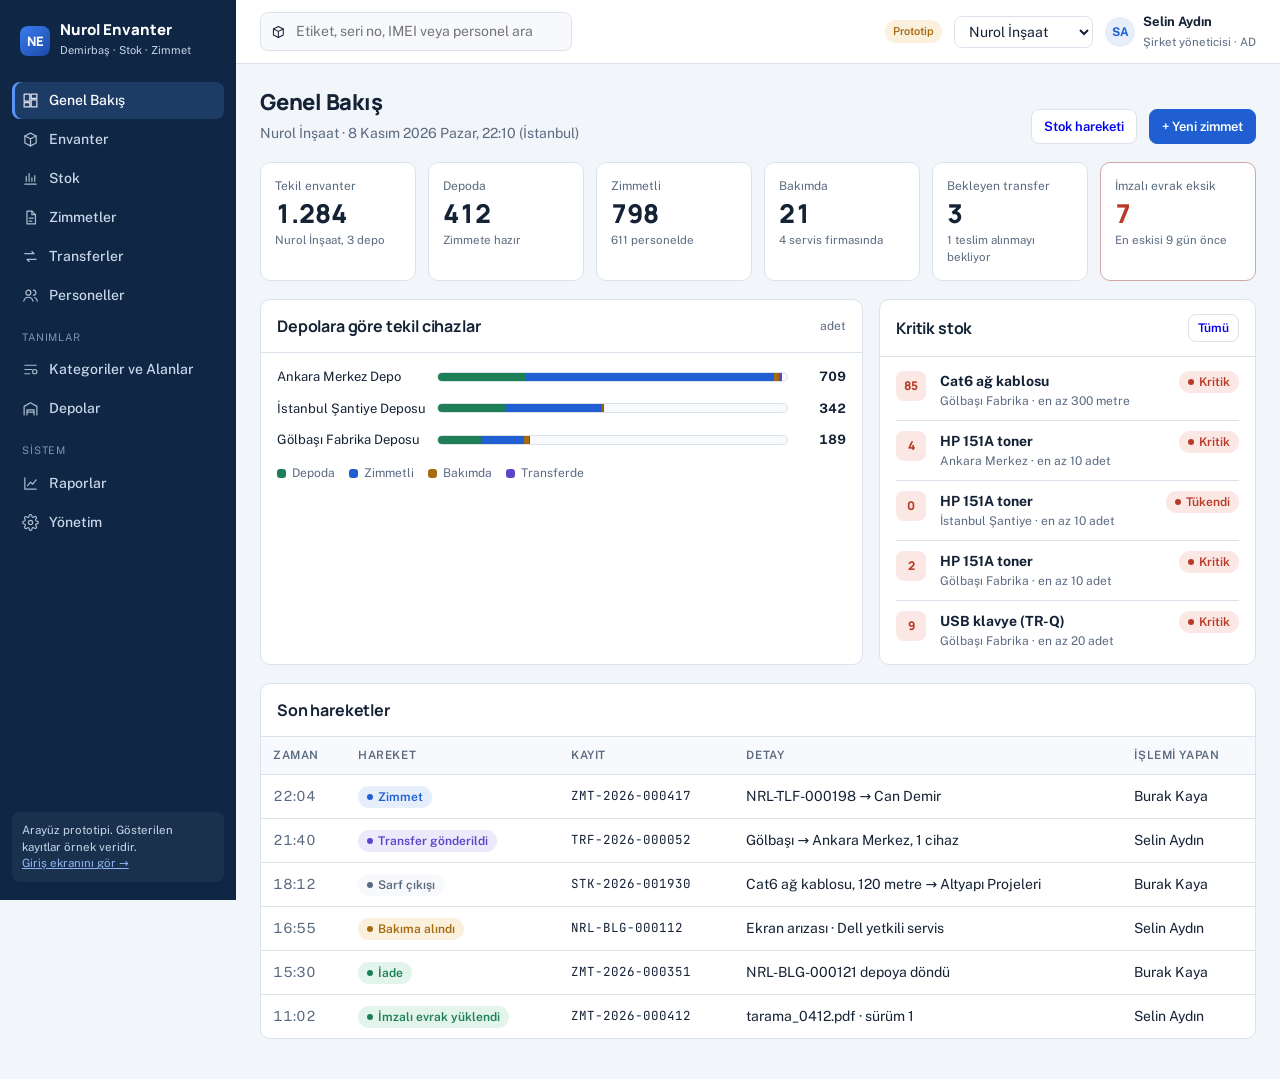
<file: nurol-envanter/docs/prototip/index.html>
<!doctype html>
<html lang="tr">
<head>
<meta charset="utf-8">
<meta name="viewport" content="width=device-width, initial-scale=1, viewport-fit=cover">
<title>Nurol Envanter</title>
<link rel="preconnect" href="https://fonts.googleapis.com">
<link rel="stylesheet" href="https://fonts.googleapis.com/css2?family=Manrope:wght@600;700;800&family=Public+Sans:wght@400;500;600&family=JetBrains+Mono:wght@400;500&display=swap">
<style>
/* Yerleşim: lacivert sabit yan menü + açık zeminli çalışma alanı; kartlar yalnızca gruplama gereken yerde. */
:root {
  --bg: #f2f5f9; --surface: #ffffff; --surface-2: #f7f9fc; --line: #dbe2ec;
  --fg: #142235; --muted: #5a6a80; --accent: #1f5fd1; --accent-soft: #e6eefc;
  --nav: #0f2744; --nav-fg: #c9d6e8; --nav-active: #1c3c66;
  --ok: #1d7f55; --ok-soft: #e3f4ec; --warn: #a76b12; --warn-soft: #fbf0dc;
  --crit: #b83a28; --crit-soft: #fbe7e3; --move: #5b46c9; --move-soft: #ece9fb;
  --font-display: "Manrope", "Segoe UI", system-ui, sans-serif;
  --font-body: "Public Sans", "Segoe UI", system-ui, sans-serif;
  --font-mono: "JetBrains Mono", ui-monospace, "Cascadia Mono", Consolas, monospace;
  --r: 10px; color-scheme: light;
}
@media (prefers-color-scheme: dark) { :root:not([data-theme="light"]) {
  --bg: #0c141f; --surface: #131e2d; --surface-2: #182536; --line: #24344b;
  --fg: #e3e9f2; --muted: #8fa0b7; --accent: #6c9cf3; --accent-soft: #1a2c4a;
  --nav: #08101a; --nav-fg: #a9b8cc; --nav-active: #18294160;
  --ok: #4cc28c; --ok-soft: #12302a; --warn: #e0a64a; --warn-soft: #33270f;
  --crit: #ef7a66; --crit-soft: #3a1a16; --move: #a594f5; --move-soft: #261f47; color-scheme: dark; } }
:root[data-theme="dark"] {
  --bg: #0c141f; --surface: #131e2d; --surface-2: #182536; --line: #24344b;
  --fg: #e3e9f2; --muted: #8fa0b7; --accent: #6c9cf3; --accent-soft: #1a2c4a;
  --nav: #08101a; --nav-fg: #a9b8cc; --nav-active: #18294160;
  --ok: #4cc28c; --ok-soft: #12302a; --warn: #e0a64a; --warn-soft: #33270f;
  --crit: #ef7a66; --crit-soft: #3a1a16; --move: #a594f5; --move-soft: #261f47; color-scheme: dark; }

* { box-sizing: border-box; }
html, body { height: 100%; }
body { margin: 0; background: var(--bg); color: var(--fg); font: 14px/1.5 var(--font-body); }
h1, h2, h3 { font-family: var(--font-display); margin: 0; text-wrap: balance; letter-spacing: -0.01em; }
h1 { font-size: 22px; font-weight: 800; }
h2 { font-size: 16px; font-weight: 700; }
h3 { font-size: 13px; font-weight: 700; }
button, input, select { font: inherit; color: inherit; }
:focus-visible { outline: 2px solid var(--accent); outline-offset: 2px; }
.mono { font-family: var(--font-mono); font-size: 12.5px; }
.muted { color: var(--muted); }
.num { font-variant-numeric: tabular-nums; }

.app { display: grid; grid-template-columns: 236px 1fr; min-height: 100%; }
.side { background: var(--nav); color: var(--nav-fg); padding: 18px 12px; display: flex; flex-direction: column; gap: 18px; position: sticky; top: 0; height: 100vh; }
.brand { display: flex; align-items: center; gap: 10px; padding: 4px 8px; color: #fff; }
.brand-mark { width: 30px; height: 30px; border-radius: 8px; background: linear-gradient(140deg, #3b7cf0, #1a4aa8); display: grid; place-items: center; font: 800 13px var(--font-display); color: #fff; }
.brand b { font: 800 15px var(--font-display); display: block; line-height: 1.1; }
.brand small { font-size: 11px; color: var(--nav-fg); }
.nav { display: flex; flex-direction: column; gap: 2px; }
.nav a { display: flex; align-items: center; gap: 10px; padding: 8px 10px; border-radius: 8px; color: var(--nav-fg); text-decoration: none; font-weight: 500; }
.nav a:hover { background: #ffffff10; color: #fff; }
.nav a.on { background: var(--nav-active); color: #fff; box-shadow: inset 3px 0 0 #5b93f5; }
.nav svg { width: 17px; height: 17px; flex: none; opacity: .85; }
.nav .sep { font-size: 10.5px; text-transform: uppercase; letter-spacing: .08em; padding: 14px 10px 4px; color: #7f93ad; }
.side-foot { margin-top: auto; font-size: 11.5px; padding: 10px; border-radius: 8px; background: #ffffff0c; line-height: 1.45; }

.main { min-width: 0; display: flex; flex-direction: column; }
.top { display: flex; align-items: center; gap: 12px; padding: 12px max(24px, env(safe-area-inset-right, 0px)) 12px max(24px, env(safe-area-inset-left, 0px)); border-bottom: 1px solid var(--line); background: var(--surface); position: sticky; top: 0; z-index: 5; }
.search { flex: 1; max-width: 460px; display: flex; align-items: center; gap: 8px; background: var(--surface-2); border: 1px solid var(--line); border-radius: 8px; padding: 7px 10px; }
.search input { border: 0; background: none; outline: none; width: 100%; }
.top .sp { flex: 1; }
.chip-select { border: 1px solid var(--line); background: var(--surface); border-radius: 8px; padding: 6px 10px; }
.user { display: flex; align-items: center; gap: 8px; font-size: 13px; }
.avatar { width: 30px; height: 30px; border-radius: 50%; background: var(--accent-soft); color: var(--accent); display: grid; place-items: center; font-weight: 700; font-size: 12px; }
.proto { font-size: 11px; font-weight: 600; color: var(--warn); background: var(--warn-soft); padding: 3px 8px; border-radius: 99px; white-space: nowrap; }

.view { padding: 22px max(24px, env(safe-area-inset-right, 0px)) 40px max(24px, env(safe-area-inset-left, 0px)); display: flex; flex-direction: column; gap: 18px; }
.head { display: flex; align-items: flex-end; gap: 12px; flex-wrap: wrap; }
.head .t { flex: 1; min-width: 220px; }
.head p { margin: 4px 0 0; color: var(--muted); }
.crumb { font-size: 12px; color: var(--muted); margin-bottom: 4px; }
.crumb a { color: var(--accent); text-decoration: none; }

.btn { text-decoration: none; display: inline-flex; align-items: center; gap: 6px; border: 1px solid var(--line); background: var(--surface); padding: 7px 12px; border-radius: 8px; cursor: pointer; font-weight: 600; font-size: 13px; white-space: nowrap; }
.btn:hover { border-color: var(--accent); }
.btn.pri { background: var(--accent); border-color: var(--accent); color: #fff; }
.btn.pri:hover { filter: brightness(1.08); }
.btn.sm { padding: 4px 9px; font-size: 12px; }

.card { background: var(--surface); border: 1px solid var(--line); border-radius: var(--r); }
.card > .ch { display: flex; align-items: center; gap: 10px; padding: 14px 16px; border-bottom: 1px solid var(--line); }
.card > .ch h2 { flex: 1; }
.card > .cb { padding: 14px 16px; }
.grid { display: grid; gap: 16px; }
.g2 { grid-template-columns: minmax(0, 1.6fr) minmax(0, 1fr); }
.g2e { grid-template-columns: repeat(2, minmax(0, 1fr)); }

.kpis { display: grid; grid-template-columns: repeat(6, minmax(0, 1fr)); gap: 12px; }
.kpi { background: var(--surface); border: 1px solid var(--line); border-radius: var(--r); padding: 14px; display: flex; flex-direction: column; gap: 4px; text-decoration: none; color: inherit; }
.kpi:hover { border-color: var(--accent); }
.kpi .l { font-size: 12px; color: var(--muted); }
.kpi .v { font: 800 26px/1.1 var(--font-display); font-variant-numeric: tabular-nums; }
.kpi .s { font-size: 11.5px; color: var(--muted); }
.kpi.alert .v { color: var(--crit); }
.kpi.alert { border-color: color-mix(in srgb, var(--crit) 35%, var(--line)); }

.pill { display: inline-flex; align-items: center; gap: 5px; padding: 2px 9px; border-radius: 99px; font-size: 12px; font-weight: 600; white-space: nowrap; }
.pill::before { content: ""; width: 6px; height: 6px; border-radius: 50%; background: currentColor; }
.p-depoda { color: var(--ok); background: var(--ok-soft); }
.p-zimmetli { color: var(--accent); background: var(--accent-soft); }
.p-transferde { color: var(--move); background: var(--move-soft); }
.p-bakimda { color: var(--warn); background: var(--warn-soft); }
.p-disi { color: var(--muted); background: var(--surface-2); }
.p-crit { color: var(--crit); background: var(--crit-soft); }
.tag { display: inline-block; font-size: 11px; font-weight: 600; padding: 1px 7px; border-radius: 5px; background: var(--surface-2); border: 1px solid var(--line); color: var(--muted); }
.tag.ad { color: var(--accent); border-color: color-mix(in srgb, var(--accent) 35%, var(--line)); background: var(--accent-soft); }
.tag.custom { color: var(--move); border-color: color-mix(in srgb, var(--move) 30%, var(--line)); background: var(--move-soft); }

.tw { overflow-x: auto; }
table { width: 100%; border-collapse: collapse; }
th { text-align: left; font-size: 11.5px; font-weight: 600; text-transform: uppercase; letter-spacing: .05em; color: var(--muted); padding: 10px 12px; border-bottom: 1px solid var(--line); background: var(--surface-2); white-space: nowrap; }
td { padding: 10px 12px; border-bottom: 1px solid var(--line); vertical-align: middle; }
tr:last-child td { border-bottom: 0; }
tr.click { cursor: pointer; }
tr.click:hover td { background: var(--surface-2); }
tr.sel td { background: var(--accent-soft); }
td .sub { display: block; font-size: 12px; color: var(--muted); }

.toolbar { display: flex; gap: 8px; flex-wrap: wrap; align-items: center; padding: 12px 16px; border-bottom: 1px solid var(--line); }
.toolbar .search { max-width: 280px; }
.seg { display: inline-flex; border: 1px solid var(--line); border-radius: 8px; overflow: hidden; }
.seg button { border: 0; background: var(--surface); padding: 6px 11px; cursor: pointer; font-size: 12.5px; font-weight: 500; border-right: 1px solid var(--line); }
.seg button:last-child { border-right: 0; }
.seg button.on { background: var(--accent-soft); color: var(--accent); font-weight: 700; }
.views { display: flex; gap: 4px; padding: 0 16px; border-bottom: 1px solid var(--line); overflow-x: auto; }
.views button { border: 0; background: none; padding: 11px 10px; cursor: pointer; font-weight: 600; font-size: 13px; color: var(--muted); border-bottom: 2px solid transparent; white-space: nowrap; }
.views button.on { color: var(--fg); border-bottom-color: var(--accent); }
.pop-wrap { position: relative; }
.pop { position: absolute; right: 0; top: calc(100% + 6px); width: 260px; background: var(--surface); border: 1px solid var(--line); border-radius: var(--r); box-shadow: 0 12px 32px #0f274426; padding: 10px; z-index: 10; }
.pop h3 { padding: 2px 4px 8px; }
.pop label { display: flex; align-items: center; gap: 8px; padding: 6px 4px; border-radius: 6px; cursor: grab; }
.pop label:hover { background: var(--surface-2); }
.pop .grip { color: var(--muted); font-size: 11px; margin-left: auto; letter-spacing: -2px; }
.pop .foot { display: flex; gap: 6px; padding-top: 8px; border-top: 1px solid var(--line); margin-top: 6px; }

.bars { display: flex; flex-direction: column; gap: 12px; }
.bar-row { display: grid; grid-template-columns: 150px 1fr 48px; gap: 10px; align-items: center; font-size: 13px; }
.bar { height: 10px; border-radius: 99px; background: var(--surface-2); display: flex; overflow: hidden; border: 1px solid var(--line); }
.bar i { display: block; height: 100%; }
.legend { display: flex; gap: 14px; flex-wrap: wrap; font-size: 12px; color: var(--muted); }
.legend span::before { content: ""; display: inline-block; width: 9px; height: 9px; border-radius: 3px; margin-right: 6px; background: var(--c); vertical-align: -1px; }

.feed { display: flex; flex-direction: column; }
.feed li { list-style: none; display: grid; grid-template-columns: 34px 1fr auto; gap: 10px; padding: 10px 0; border-bottom: 1px solid var(--line); align-items: start; }
.feed li:last-child { border-bottom: 0; }
.feed ul { margin: 0; padding: 0; }
.ico { width: 30px; height: 30px; border-radius: 8px; display: grid; place-items: center; font-weight: 800; font-size: 12px; font-family: var(--font-display); }
.time { font-size: 12px; color: var(--muted); white-space: nowrap; }

.kv { display: grid; grid-template-columns: 150px 1fr; gap: 8px 14px; font-size: 13.5px; }
.kv dt { color: var(--muted); }
.kv dd { margin: 0; min-width: 0; overflow-wrap: anywhere; }
.group-title { display: flex; align-items: center; gap: 8px; margin: 16px 0 10px; font: 700 12px var(--font-display); text-transform: uppercase; letter-spacing: .06em; color: var(--muted); }
.group-title::after { content: ""; flex: 1; height: 1px; background: var(--line); }

.timeline { list-style: none; margin: 0; padding: 0 0 0 4px; }
.timeline li { position: relative; padding: 0 0 16px 22px; border-left: 2px solid var(--line); }
.timeline li:last-child { border-left-color: transparent; padding-bottom: 0; }
.timeline li::before { content: ""; position: absolute; left: -7px; top: 3px; width: 12px; height: 12px; border-radius: 50%; background: var(--surface); border: 2px solid var(--c, var(--accent)); }
.timeline b { display: block; font-weight: 600; }

.doc-row { display: flex; align-items: center; gap: 10px; padding: 10px 0; border-bottom: 1px solid var(--line); }
.doc-row:last-child { border-bottom: 0; }
.doc-ic { width: 32px; height: 38px; border-radius: 5px; border: 1px solid var(--line); background: var(--surface-2); display: grid; place-items: center; font: 700 9px var(--font-mono); color: var(--crit); flex: none; }
.doc-row .grow { flex: 1; min-width: 0; }

.steps { display: flex; align-items: center; gap: 0; font-size: 12px; }
.steps span { display: flex; align-items: center; gap: 6px; color: var(--muted); white-space: nowrap; }
.steps span::before { content: ""; width: 10px; height: 10px; border-radius: 50%; border: 2px solid var(--line); background: var(--surface); }
.steps span.done { color: var(--fg); }
.steps span.done::before { background: var(--ok); border-color: var(--ok); }
.steps span.now { color: var(--move); font-weight: 700; }
.steps span.now::before { background: var(--move); border-color: var(--move); box-shadow: 0 0 0 3px var(--move-soft); }
.steps i { width: 26px; height: 2px; background: var(--line); margin: 0 6px; }

.field-list { display: flex; flex-direction: column; }
.fl-row { display: grid; grid-template-columns: 22px minmax(0, 1.3fr) 110px minmax(0, 1.5fr) 92px; gap: 12px; align-items: center; padding: 11px 16px; border-bottom: 1px solid var(--line); }
.fl-row.h { font-size: 11.5px; text-transform: uppercase; letter-spacing: .05em; color: var(--muted); font-weight: 600; background: var(--surface-2); padding-block: 8px; }
.fl-row.arch { opacity: .6; }
.fl-row .grip { color: var(--muted); cursor: grab; letter-spacing: -2px; }
.rules { display: flex; gap: 5px; flex-wrap: wrap; }
.cat-list { display: flex; flex-direction: column; padding: 6px; }
.cat-list button { display: flex; justify-content: space-between; align-items: center; border: 0; background: none; text-align: left; padding: 9px 10px; border-radius: 8px; cursor: pointer; }
.cat-list button:hover { background: var(--surface-2); }
.cat-list button.on { background: var(--accent-soft); color: var(--accent); font-weight: 700; }

.a4-wrap { background: var(--surface-2); border-radius: var(--r); padding: 18px; overflow-x: auto; }
.a4 { width: 100%; max-width: 560px; min-width: 480px; margin: 0 auto; aspect-ratio: 210 / 297; background: #fff; color: #18202b; box-shadow: 0 6px 24px #0f274422; padding: 36px 40px; font-size: 10.5px; line-height: 1.45; display: flex; flex-direction: column; gap: 14px; }
.a4 .dh { display: flex; justify-content: space-between; align-items: flex-start; border-bottom: 2px solid #1f3d66; padding-bottom: 10px; }
.a4 .dh b { font: 800 15px var(--font-display); color: #1f3d66; display: block; }
.a4 table th { background: #eef2f8; color: #3b4a5e; font-size: 8.5px; padding: 5px 6px; border: 1px solid #cdd6e3; }
.a4 table td { padding: 5px 6px; border: 1px solid #cdd6e3; font-size: 9.5px; }
.a4 .meta { display: grid; grid-template-columns: 1fr 1fr; gap: 4px 20px; }
.a4 .meta span { color: #5b6879; }
.a4 .sig { margin-top: auto; display: grid; grid-template-columns: 1fr 1fr; gap: 30px; }
.a4 .sig div { border-top: 1px solid #18202b; padding-top: 5px; text-align: center; }
.a4 .stmt { color: #333d4a; }
.a4 .ft { display: flex; justify-content: space-between; color: #7a8696; font-size: 8.5px; border-top: 1px solid #dde3ec; padding-top: 6px; }

.drop { border: 2px dashed var(--line); border-radius: var(--r); padding: 18px; text-align: center; color: var(--muted); display: block; cursor: pointer; }
.drop:hover { border-color: var(--accent); color: var(--accent); }
.drop input { display: none; }

.form { display: grid; gap: 12px; }
.form label { display: flex; flex-direction: column; gap: 5px; font-size: 12.5px; font-weight: 600; }
.form input, .form select { border: 1px solid var(--line); border-radius: 8px; padding: 8px 10px; background: var(--surface); font-weight: 400; font-size: 14px; }
.form .err input { border-color: var(--crit); }
.err-msg { color: var(--crit); font-size: 12.5px; font-weight: 500; }
.note { font-size: 12.5px; padding: 10px 12px; border-radius: 8px; background: var(--surface-2); border: 1px solid var(--line); color: var(--muted); }
.note.warn { background: var(--warn-soft); border-color: color-mix(in srgb, var(--warn) 30%, var(--line)); color: var(--fg); }

.tree { display: grid; grid-template-columns: repeat(3, minmax(0, 1fr)); gap: 16px; }
.wh { padding: 14px 16px; display: flex; flex-direction: column; gap: 10px; }
.wh ul { margin: 0; padding: 0; list-style: none; display: flex; flex-direction: column; gap: 4px; font-size: 13px; }
.wh li { display: flex; justify-content: space-between; padding: 5px 8px; border-radius: 6px; background: var(--surface-2); }
.stat-line { display: flex; gap: 14px; font-size: 12.5px; color: var(--muted); flex-wrap: wrap; }
.stat-line b { color: var(--fg); font-variant-numeric: tabular-nums; }

.stock-meter { width: 120px; height: 6px; border-radius: 99px; background: var(--surface-2); border: 1px solid var(--line); overflow: hidden; }
.stock-meter i { display: block; height: 100%; }

.login { min-height: 100%; display: grid; grid-template-columns: 1.1fr 1fr; }
.login-art { background: var(--nav); color: #fff; padding: 48px; display: flex; flex-direction: column; justify-content: space-between; position: relative; overflow: hidden; }
.login-art h1 { font-size: 34px; line-height: 1.15; max-width: 14ch; color: #fff; }
.login-art p { color: var(--nav-fg); max-width: 42ch; }
.login-grid { position: absolute; inset: auto -40px -40px auto; width: 360px; height: 360px; background-image: linear-gradient(#ffffff12 1px, transparent 1px), linear-gradient(90deg, #ffffff12 1px, transparent 1px); background-size: 28px 28px; transform: rotate(-8deg); }
.login-form { display: grid; place-items: center; padding: 32px max(16px, env(safe-area-inset-right, 0px)) 32px max(16px, env(safe-area-inset-left, 0px)); }
.login-box { width: 100%; max-width: 380px; display: flex; flex-direction: column; gap: 18px; }
.login-box .seg { width: 100%; }
.login-box .seg button { flex: 1; padding: 9px; }

.toast { position: fixed; right: max(20px, env(safe-area-inset-right, 0px)); bottom: max(20px, env(safe-area-inset-bottom, 0px)); background: var(--fg); color: var(--bg); padding: 10px 14px; border-radius: 8px; font-size: 13px; font-weight: 500; z-index: 50; }

@media (max-width: 1180px) { .kpis { grid-template-columns: repeat(3, minmax(0, 1fr)); } .tree { grid-template-columns: repeat(2, minmax(0, 1fr)); } }
@media (max-width: 900px) {
  .app { grid-template-columns: 1fr; }
  .side { position: static; height: auto; flex-direction: row; align-items: center; padding: 10px max(16px, env(safe-area-inset-right, 0px)) 10px max(16px, env(safe-area-inset-left, 0px)); gap: 12px; overflow-x: auto; }
  .brand small, .side-foot, .nav .sep { display: none; }
  .nav { flex-direction: row; }
  .nav a { white-space: nowrap; }
  .nav a.on { box-shadow: inset 0 -3px 0 #5b93f5; }
  .g2, .g2e, .login { grid-template-columns: 1fr; }
  .login-art { padding: 28px 20px; }
  .fl-row { grid-template-columns: 18px minmax(0, 1fr) 90px; }
  .fl-row > :nth-child(4), .fl-row > :nth-child(5) { display: none; }
}
@media (max-width: 640px) {
  .kpis { grid-template-columns: repeat(2, minmax(0, 1fr)); }
  .tree { grid-template-columns: 1fr; }
  .top { flex-wrap: wrap; padding-inline: max(16px, env(safe-area-inset-left, 0px)) max(16px, env(safe-area-inset-right, 0px)); }
  .view { padding-inline: max(16px, env(safe-area-inset-left, 0px)) max(16px, env(safe-area-inset-right, 0px)); }
  .user span, .top .chip-select { display: none; }
  .kv { grid-template-columns: 1fr; gap: 2px; }
  .kv dd { margin-bottom: 8px; }
  .bar-row { grid-template-columns: 100px 1fr 40px; }
}
@media (prefers-reduced-motion: no-preference) { .view { animation: fade .18s ease-out; } @keyframes fade { from { opacity: .4; transform: translateY(3px); } } }
</style>
</head>
<body>
<div id="root"></div>
<script>
const ICONS = {
  genel: '<path d="M3 13h8V3H3zm10 8h8V11h-8zM3 21h8v-6H3zm10-18v6h8V3z"/>',
  envanter: '<path d="M4 7l8-4 8 4v10l-8 4-8-4z"/><path d="M4 7l8 4 8-4M12 11v10"/>',
  stok: '<path d="M4 20h16M6 16V9m4 7V5m4 11v-5m4 5V8"/>',
  kategoriler: '<path d="M4 6h16M4 12h10M4 18h7"/><circle cx="18" cy="15" r="3"/>',
  depolar: '<path d="M3 21V9l9-5 9 5v12"/><path d="M7 21v-7h10v7M7 17h10"/>',
  transferler: '<path d="M4 8h13l-3-3m6 11H7l3 3"/>',
  personeller: '<circle cx="9" cy="8" r="3.5"/><path d="M2.5 20c.8-3.6 3.3-5.5 6.5-5.5s5.7 1.9 6.5 5.5M16 4.5a3.5 3.5 0 010 7M18 14.8c2 .7 3.2 2.4 3.6 5.2"/>',
  zimmetler: '<path d="M7 3h7l5 5v13H7z"/><path d="M14 3v5h5M10 13h6M10 17h4"/>',
  raporlar: '<path d="M4 20V4m0 16h16"/><path d="M8 15l4-5 3 3 5-6"/>',
  yonetim: '<circle cx="12" cy="12" r="3"/><path d="M19.4 15a1.7 1.7 0 00.3 1.8l.1.1a2 2 0 11-2.8 2.8l-.1-.1a1.7 1.7 0 00-1.8-.3 1.7 1.7 0 00-1 1.5V21a2 2 0 11-4 0v-.1a1.7 1.7 0 00-1.1-1.5 1.7 1.7 0 00-1.8.3l-.1.1a2 2 0 11-2.8-2.8l.1-.1a1.7 1.7 0 00.3-1.8 1.7 1.7 0 00-1.5-1H3a2 2 0 110-4h.1a1.7 1.7 0 001.5-1.1 1.7 1.7 0 00-.3-1.8l-.1-.1a2 2 0 112.8-2.8l.1.1a1.7 1.7 0 001.8.3H9a1.7 1.7 0 001-1.5V3a2 2 0 114 0v.1a1.7 1.7 0 001 1.5 1.7 1.7 0 001.8-.3l.1-.1a2 2 0 112.8 2.8l-.1.1a1.7 1.7 0 00-.3 1.8V9a1.7 1.7 0 001.5 1H21a2 2 0 110 4h-.1a1.7 1.7 0 00-1.5 1z"/>'
};
const NAV = [
  ['genel', 'Genel Bakış'], ['envanter', 'Envanter'], ['stok', 'Stok'], ['zimmetler', 'Zimmetler'],
  ['transferler', 'Transferler'], ['personeller', 'Personeller'],
  ['sep', 'Tanımlar'], ['kategoriler', 'Kategoriler ve Alanlar'], ['depolar', 'Depolar'],
  ['sep', 'Sistem'], ['raporlar', 'Raporlar'], ['yonetim', 'Yönetim']
];
const STATUS = { depoda: ['Depoda', 'p-depoda'], zimmetli: ['Zimmetli', 'p-zimmetli'], transferde: ['Transferde', 'p-transferde'], bakimda: ['Bakımda', 'p-bakimda'], disi: ['Kullanım dışı', 'p-disi'] };

const ASSETS = [
  { tag: 'NRL-TLF-000214', cat: 'Cep Telefonu', brand: 'Samsung', model: 'Galaxy A55', serial: 'R58X21KQ9PL', imei: '352093114857261', imei2: '352093114857279', hat: '0532 418 27 60', ram: '', depo: 'Ankara Merkez Depo', loc: 'Raf B-04', status: 'zimmetli', person: 'Ayşe Korkmaz', doc: 'imzali', cost: '18.450,00 ₺' },
  { tag: 'NRL-BLG-000087', cat: 'Dizüstü Bilgisayar', brand: 'Lenovo', model: 'ThinkPad T14 Gen 5', serial: 'PF4K92LX', imei: '', ram: '32 GB', depo: 'Ankara Merkez Depo', loc: 'BT Odası', status: 'zimmetli', person: 'Mehmet Yıldırım', doc: 'eksik', cost: '64.900,00 ₺' },
  { tag: 'NRL-TLF-000231', cat: 'Cep Telefonu', brand: 'Apple', model: 'iPhone 15', serial: 'G6TZ81PQ0D', imei: '013847002816540', hat: '0533 902 11 45', ram: '', depo: 'İstanbul Şantiye Deposu', loc: 'Konteyner 2', status: 'depoda', person: '', doc: '', cost: '52.000,00 ₺' },
  { tag: 'NRL-BLG-000112', cat: 'Dizüstü Bilgisayar', brand: 'Dell', model: 'Latitude 5450', serial: '8KJ4N03', imei: '', ram: '16 GB', depo: 'Ankara Merkez Depo', loc: 'BT Odası', status: 'bakimda', person: '', doc: '', cost: '48.300,00 ₺' },
  { tag: 'NRL-AGC-000019', cat: 'Ağ Cihazı', brand: 'Cisco', model: 'Catalyst 1000-24T', serial: 'FOC2741Y0QS', imei: '', ram: '', depo: 'Gölbaşı Fabrika Deposu', loc: 'Sistem Odası', status: 'transferde', person: '', doc: '', cost: '31.750,00 ₺' },
  { tag: 'NRL-TLF-000198', cat: 'Cep Telefonu', brand: 'Samsung', model: 'Galaxy S24', serial: 'R5CX10MMB2E', imei: '354812290034118', hat: '0532 650 74 09', ram: '', depo: 'Ankara Merkez Depo', loc: 'Raf B-04', status: 'zimmetli', person: 'Can Demir', doc: 'eksik', cost: '41.200,00 ₺' },
  { tag: 'NRL-MNT-000056', cat: 'Monitör', brand: 'LG', model: '27BR650B', serial: '402NTPC8L113', imei: '', ram: '', depo: 'Ankara Merkez Depo', loc: 'Raf A-01', status: 'depoda', person: '', doc: '', cost: '9.800,00 ₺' },
  { tag: 'NRL-BLG-000090', cat: 'Dizüstü Bilgisayar', brand: 'Lenovo', model: 'ThinkPad T14 Gen 5', serial: 'PF4K93MB', imei: '', ram: '32 GB', depo: 'İstanbul Şantiye Deposu', loc: 'Şantiye Ofisi', status: 'zimmetli', person: 'Elif Şahin', doc: 'imzali', cost: '64.900,00 ₺' },
  { tag: 'NRL-TBL-000011', cat: 'Tablet', brand: 'Samsung', model: 'Galaxy Tab Active5', serial: 'R52W70A1KJT', imei: '355601472210983', hat: '', ram: '', depo: 'İstanbul Şantiye Deposu', loc: 'Konteyner 2', status: 'depoda', person: '', doc: '', cost: '27.600,00 ₺' },
  { tag: 'NRL-YZC-000007', cat: 'Yazıcı', brand: 'HP', model: 'LaserJet Pro 4003dn', serial: 'PHBQK21447', imei: '', ram: '', depo: 'Gölbaşı Fabrika Deposu', loc: 'İdari Bina', status: 'disi', person: '', doc: '', cost: '' },
  { tag: 'NRL-TLF-000240', cat: 'Cep Telefonu', brand: 'Xiaomi', model: 'Redmi Note 13', serial: '45021/AB7Q', imei: '864211063390527', hat: '0530 117 52 38', ram: '', depo: 'Gölbaşı Fabrika Deposu', loc: 'Güvenlik', status: 'zimmetli', person: 'Hasan Öztürk', doc: 'imzali', cost: '11.900,00 ₺' },
  { tag: 'NRL-BLG-000121', cat: 'Dizüstü Bilgisayar', brand: 'Dell', model: 'Latitude 7450', serial: '3MZ8R14', imei: '', ram: '16 GB', depo: 'Ankara Merkez Depo', loc: 'BT Odası', status: 'depoda', person: '', doc: '', cost: '71.500,00 ₺' }
];
const COLS = [
  { k: 'tag', l: 'Envanter etiketi', on: true, fixed: true },
  { k: 'cat', l: 'Kategori', on: true },
  { k: 'model', l: 'Marka / model', on: true },
  { k: 'serial', l: 'Seri numarası', on: true },
  { k: 'imei', l: 'IMEI 1', on: true, custom: true },
  { k: 'ram', l: 'RAM', on: false, custom: true },
  { k: 'status', l: 'Durum', on: true },
  { k: 'where', l: 'Konum / zimmetli', on: true },
  { k: 'doc', l: 'Evrak', on: true },
  { k: 'cost', l: 'Maliyet', on: false }
];
const STOCK = [
  { code: 'SRF-KBL-001', name: 'Cat6 ağ kablosu', unit: 'metre', bal: [['Ankara Merkez', 1240], ['İstanbul Şantiye', 310], ['Gölbaşı Fabrika', 85]], min: 300 },
  { code: 'SRF-TNR-014', name: 'HP 151A toner', unit: 'adet', bal: [['Ankara Merkez', 4], ['İstanbul Şantiye', 0], ['Gölbaşı Fabrika', 2]], min: 10 },
  { code: 'SRF-KLV-003', name: 'USB klavye (TR-Q)', unit: 'adet', bal: [['Ankara Merkez', 38], ['İstanbul Şantiye', 12], ['Gölbaşı Fabrika', 9]], min: 20 },
  { code: 'SRF-MOU-003', name: 'Kablosuz mouse', unit: 'adet', bal: [['Ankara Merkez', 22], ['İstanbul Şantiye', 6], ['Gölbaşı Fabrika', 4]], min: 15 },
  { code: 'SRF-SIM-001', name: 'Data hattı SIM kart', unit: 'adet', bal: [['Ankara Merkez', 14], ['İstanbul Şantiye', 3], ['Gölbaşı Fabrika', 0]], min: 10 },
  { code: 'SRF-BAT-020', name: 'Telsiz bataryası', unit: 'adet', bal: [['Ankara Merkez', 0], ['İstanbul Şantiye', 26], ['Gölbaşı Fabrika', 11]], min: 12 }
];
const ZIMMETS = [
  { no: 'ZMT-2026-000412', person: 'Ayşe Korkmaz', title: 'Satın Alma Uzmanı', dept: 'Satın Alma Müdürlüğü', sicil: '10482', items: ['NRL-TLF-000214'], date: '04.11.2026 10:42', by: 'Selin Aydın', doc: 'imzali' },
  { no: 'ZMT-2026-000415', person: 'Mehmet Yıldırım', title: 'Proje Mühendisi', dept: 'Altyapı Projeleri', sicil: '11207', items: ['NRL-BLG-000087'], date: '06.11.2026 14:15', by: 'Selin Aydın', doc: 'eksik' },
  { no: 'ZMT-2026-000417', person: 'Can Demir', title: 'Şantiye Şefi', dept: 'İstanbul Şantiyesi', sicil: '09931', items: ['NRL-TLF-000198'], date: '07.11.2026 09:05', by: 'Burak Kaya', doc: 'eksik' },
  { no: 'ZMT-2026-000398', person: 'Elif Şahin', title: 'Mimar', dept: 'Tasarım Ofisi', sicil: '11530', items: ['NRL-BLG-000090'], date: '28.10.2026 16:30', by: 'Burak Kaya', doc: 'imzali' },
  { no: 'ZMT-2026-000390', person: 'Hasan Öztürk', title: 'Güvenlik Amiri', dept: 'İdari İşler', sicil: '08714', items: ['NRL-TLF-000240'], date: '22.10.2026 11:20', by: 'Selin Aydın', doc: 'imzali' }
];
const PEOPLE = [
  { name: 'Ayşe Korkmaz', mail: 'ayse.korkmaz', comp: 'Nurol İnşaat', dept: 'Satın Alma Müdürlüğü', src: 'AD', open: 1, acct: '' },
  { name: 'Burak Kaya', mail: 'burak.kaya', comp: 'Nurol İnşaat', dept: 'Bilgi Teknolojileri', src: 'AD', open: 0, acct: 'Depo sorumlusu' },
  { name: 'Can Demir', mail: 'can.demir', comp: 'Nurol İnşaat', dept: 'İstanbul Şantiyesi', src: 'AD', open: 1, acct: '' },
  { name: 'Elif Şahin', mail: 'elif.sahin', comp: 'Nurol İnşaat', dept: 'Tasarım Ofisi', src: 'AD', open: 1, acct: '' },
  { name: 'Hasan Öztürk', mail: 'hasan.ozturk', comp: 'Nurol İnşaat', dept: 'İdari İşler', src: 'Elle', open: 1, acct: '' },
  { name: 'Kemal Arslan', mail: 'kemal.arslan', comp: 'Nurol İnşaat', dept: 'Altyapı Projeleri', src: 'AD', open: 2, acct: '', flag: "AD'de devre dışı" },
  { name: 'Mehmet Yıldırım', mail: 'mehmet.yildirim', comp: 'Nurol İnşaat', dept: 'Altyapı Projeleri', src: 'AD', open: 1, acct: '' },
  { name: 'Selin Aydın', mail: 'selin.aydin', comp: 'Nurol İnşaat', dept: 'Bilgi Teknolojileri', src: 'AD', open: 0, acct: 'Şirket yöneticisi' },
  { name: 'Zeynep Çelik', mail: 'zeynep.celik', comp: 'Nurol İnşaat', dept: 'İç Denetim', src: 'AD', open: 0, acct: 'Denetçi' }
];

const state = { q: '', st: 'all', cat: 'all', view: 'Tüm envanter', colsOpen: false, sel: 'NRL-TLF-000214', zsel: 'ZMT-2026-000415', fcat: 'Cep Telefonu', stockForm: true, loginType: 'ad', uploaded: {} };
const $ = s => document.querySelector(s);
const esc = s => String(s).replace(/[&<>"]/g, c => ({ '&': '&amp;', '<': '&lt;', '>': '&gt;', '"': '&quot;' }[c]));
const pill = s => `<span class="pill ${STATUS[s][1]}">${STATUS[s][0]}</span>`;
const docPill = d => d === 'imzali' ? '<span class="pill p-depoda">İmzalı yüklendi</span>' : d === 'eksik' ? '<span class="pill p-crit">İmzalı evrak eksik</span>' : '<span class="muted">—</span>';
const icon = k => `<svg viewBox="0 0 24 24" fill="none" stroke="currentColor" stroke-width="1.7" stroke-linecap="round" stroke-linejoin="round">${ICONS[k]}</svg>`;
function toast(m) { const t = document.createElement('div'); t.className = 'toast'; t.textContent = m; document.body.appendChild(t); setTimeout(() => t.remove(), 2600); }

function shell(route, body) {
  const navRoute = route === 'varlik' ? 'envanter' : route;
  return `<div class="app">
  <aside class="side">
    <div class="brand"><div class="brand-mark">NE</div><div><b>Nurol Envanter</b><small>Demirbaş · Stok · Zimmet</small></div></div>
    <nav class="nav">${NAV.map(([k, l]) => k === 'sep' ? `<div class="sep">${l}</div>` : `<a href="#${k}" class="${k === navRoute ? 'on' : ''}">${icon(k)}${l}</a>`).join('')}</nav>
    <div class="side-foot">Arayüz prototipi. Gösterilen kayıtlar örnek veridir.<br><a href="#giris" style="color:#8fb4f5">Giriş ekranını gör →</a></div>
  </aside>
  <div class="main">
    <header class="top">
      <label class="search" for="gq">${icon('envanter').replace('<svg', '<svg width="16" height="16"')}<input id="gq" placeholder="Etiket, seri no, IMEI veya personel ara"></label>
      <div class="sp"></div>
      <span class="proto">Prototip</span>
      <select class="chip-select" id="company" aria-label="Şirket"><option>Nurol İnşaat</option><option>Nurol Makina</option><option>Nurol Teknoloji</option></select>
      <div class="user"><div class="avatar">SA</div><span><b>Selin Aydın</b><br><span class="muted" style="font-size:11.5px">Şirket yöneticisi · AD</span></span></div>
    </header>
    <main class="view">${body}</main>
  </div></div>`;
}

const V = {};
V.genel = () => {
  const k = [['Tekil envanter', '1.284', 'Nurol İnşaat, 3 depo', 'envanter'], ['Depoda', '412', 'Zimmete hazır', 'envanter'], ['Zimmetli', '798', '611 personelde', 'zimmetler'], ['Bakımda', '21', '4 servis firmasında', 'envanter'], ['Bekleyen transfer', '3', '1 teslim alınmayı bekliyor', 'transferler'], ['İmzalı evrak eksik', '7', 'En eskisi 9 gün önce', 'zimmetler', 1]];
  const depo = [['Ankara Merkez Depo', 182, 512, 9, 6], ['İstanbul Şantiye Deposu', 141, 198, 2, 1], ['Gölbaşı Fabrika Deposu', 89, 88, 10, 2]];
  const crit = STOCK.flatMap(s => s.bal.filter(b => b[1] < s.min / 2).map(b => [s, b])).slice(0, 5);
  return `<div class="head"><div class="t"><h1>Genel Bakış</h1><p>Nurol İnşaat · 8 Kasım 2026 Pazar, 22:10 (İstanbul)</p></div>
    <a class="btn" href="#stok">Stok hareketi</a><a class="btn pri" href="#zimmetler">+ Yeni zimmet</a></div>
  <div class="kpis">${k.map(x => `<a class="kpi ${x[4] ? 'alert' : ''}" href="#${x[3]}"><span class="l">${x[0]}</span><span class="v">${x[1]}</span><span class="s">${x[2]}</span></a>`).join('')}</div>
  <div class="grid g2">
    <section class="card"><div class="ch"><h2>Depolara göre tekil cihazlar</h2><span class="muted" style="font-size:12px">adet</span></div><div class="cb">
      <div class="bars">${depo.map(d => { const t = d[1] + d[2] + d[3] + d[4]; return `<div class="bar-row"><span>${d[0]}</span><div class="bar">${[[d[1], 'var(--ok)'], [d[2], 'var(--accent)'], [d[3], 'var(--warn)'], [d[4], 'var(--move)']].map(p => `<i style="width:${p[0] / 720 * 100}%;background:${p[1]}"></i>`).join('')}</div><b class="num" style="text-align:right">${t}</b></div>`; }).join('')}</div>
      <div class="legend" style="margin-top:14px"><span style="--c:var(--ok)">Depoda</span><span style="--c:var(--accent)">Zimmetli</span><span style="--c:var(--warn)">Bakımda</span><span style="--c:var(--move)">Transferde</span></div>
    </div></section>
    <section class="card"><div class="ch"><h2>Kritik stok</h2><a class="btn sm" href="#stok">Tümü</a></div><div class="cb" style="padding-block:4px">
      <div class="feed"><ul>${crit.map(([s, b]) => `<li><div class="ico" style="background:var(--crit-soft);color:var(--crit)">${b[1]}</div><div><b>${s.name}</b><span class="sub muted" style="display:block;font-size:12px">${b[0]} · en az ${s.min} ${s.unit}</span></div><span class="pill p-crit">${b[1] === 0 ? 'Tükendi' : 'Kritik'}</span></li>`).join('')}</ul></div>
    </div></section>
  </div>
  <section class="card"><div class="ch"><h2>Son hareketler</h2></div><div class="tw"><table>
    <thead><tr><th>Zaman</th><th>Hareket</th><th>Kayıt</th><th>Detay</th><th>İşlemi yapan</th></tr></thead><tbody>
    ${[['22:04', 'Zimmet', 'ZMT-2026-000417', 'NRL-TLF-000198 → Can Demir', 'Burak Kaya', 'p-zimmetli'], ['21:40', 'Transfer gönderildi', 'TRF-2026-000052', 'Gölbaşı → Ankara Merkez, 1 cihaz', 'Selin Aydın', 'p-transferde'], ['18:12', 'Sarf çıkışı', 'STK-2026-001930', 'Cat6 ağ kablosu, 120 metre → Altyapı Projeleri', 'Burak Kaya', 'p-disi'], ['16:55', 'Bakıma alındı', 'NRL-BLG-000112', 'Ekran arızası · Dell yetkili servis', 'Selin Aydın', 'p-bakimda'], ['15:30', 'İade', 'ZMT-2026-000351', 'NRL-BLG-000121 depoya döndü', 'Burak Kaya', 'p-depoda'], ['11:02', 'İmzalı evrak yüklendi', 'ZMT-2026-000412', 'tarama_0412.pdf · sürüm 1', 'Selin Aydın', 'p-depoda']].map(r => `<tr><td class="num muted">${r[0]}</td><td><span class="pill ${r[5]}">${r[1]}</span></td><td class="mono">${r[2]}</td><td>${r[3]}</td><td>${r[4]}</td></tr>`).join('')}
    </tbody></table></div></section>`;
};

function filtered() {
  return ASSETS.filter(a => (state.st === 'all' || a.status === state.st) && (state.cat === 'all' || a.cat === state.cat) &&
    (!state.q || Object.values(a).join(' ').toLocaleLowerCase('tr').includes(state.q.toLocaleLowerCase('tr'))) &&
    (state.view !== 'Telefonlar' || a.cat === 'Cep Telefonu') && (state.view !== 'Evrakı eksik' || a.doc === 'eksik'));
}
function cell(a, k) {
  if (k === 'tag') return `<td class="mono"><b>${a.tag}</b></td>`;
  if (k === 'model') return `<td>${a.brand} ${a.model}</td>`;
  if (k === 'serial') return `<td class="mono">${a.serial}</td>`;
  if (k === 'imei') return `<td class="mono">${a.imei || '<span class="muted">—</span>'}</td>`;
  if (k === 'ram') return `<td>${a.ram || '<span class="muted">—</span>'}</td>`;
  if (k === 'status') return `<td>${pill(a.status)}</td>`;
  if (k === 'where') return `<td>${a.person ? `<b>${a.person}</b>` : a.depo}<span class="sub">${a.person ? a.depo : a.loc}</span></td>`;
  if (k === 'doc') return `<td>${docPill(a.doc)}</td>`;
  if (k === 'cost') return `<td class="num">${a.cost || '<span class="muted">—</span>'}</td>`;
  return `<td>${esc(a[k])}</td>`;
}
function tableHTML() {
  const cols = COLS.filter(c => c.on), rows = filtered();
  return `<table><thead><tr>${cols.map(c => `<th>${c.l}${c.custom ? ' <span class="tag custom">özel</span>' : ''}</th>`).join('')}</tr></thead><tbody>
  ${rows.length ? rows.map(a => `<tr class="click" data-tag="${a.tag}">${cols.map(c => cell(a, c.k)).join('')}</tr>`).join('') : `<tr><td colspan="${cols.length}" style="text-align:center;padding:36px" class="muted">Bu filtrelere uyan envanter yok. Filtreleri temizleyip tekrar deneyin.</td></tr>`}
  </tbody></table>`;
}
V.envanter = () => {
  const cats = [...new Set(ASSETS.map(a => a.cat))];
  return `<div class="head"><div class="t"><h1>Envanter</h1><p>Tekil demirbaşlar. Miktarla izlenen malzemeler <a href="#stok">Stok</a> sayfasında.</p></div>
    <button class="btn">Dışa aktar</button><button class="btn pri" id="newAsset">+ Envanter ekle</button></div>
  <section class="card">
    <div class="views">${['Tüm envanter', 'Telefonlar', 'Evrakı eksik'].map(v => `<button class="${state.view === v ? 'on' : ''}" data-view="${v}">${v}</button>`).join('')}<button style="color:var(--accent)" id="saveView">+ Görünümü kaydet</button></div>
    <div class="toolbar">
      <label class="search" for="aq"><input id="aq" placeholder="Bu listede ara" value="${esc(state.q)}"></label>
      <select class="chip-select" id="acat" aria-label="Kategori"><option value="all">Tüm kategoriler</option>${cats.map(c => `<option ${state.cat === c ? 'selected' : ''}>${c}</option>`).join('')}</select>
      <div class="seg">${[['all', 'Tümü'], ...Object.entries(STATUS).map(([k, v]) => [k, v[0]])].map(([k, l]) => `<button class="${state.st === k ? 'on' : ''}" data-st="${k}">${l}</button>`).join('')}</div>
      <div style="flex:1"></div>
      <div class="pop-wrap"><button class="btn" id="colBtn">Sütunlar · ${COLS.filter(c => c.on).length}</button>
      ${state.colsOpen ? `<div class="pop"><h3>Görünen sütunlar</h3>${COLS.map((c, i) => `<label><input type="checkbox" data-col="${i}" ${c.on ? 'checked' : ''} ${c.fixed ? 'disabled' : ''}> ${c.l} ${c.custom ? '<span class="tag custom">özel</span>' : ''}${c.fixed ? '<span class="tag">sabit</span>' : ''}<span class="grip">⋮⋮</span></label>`).join('')}
      <div class="foot"><button class="btn sm pri" id="colSave">Bu görünüme kaydet</button><button class="btn sm" id="colClose">Kapat</button></div>
      <p class="muted" style="font-size:11.5px;margin:8px 4px 0">Sütun gizlemek veriyi saklamaz; erişim yetkiyle belirlenir.</p></div>` : ''}</div>
    </div>
    <div class="tw" id="atable">${tableHTML()}</div>
    <div class="toolbar" style="border-bottom:0;border-top:1px solid var(--line);font-size:12.5px;color:var(--muted)">${filtered().length} kayıt gösteriliyor · toplam 1.284</div>
  </section>`;
};

V.varlik = () => {
  const a = ASSETS.find(x => x.tag === state.sel) || ASSETS[0];
  const phone = a.cat === 'Cep Telefonu';
  return `<div class="head"><div class="t"><div class="crumb"><a href="#envanter">Envanter</a> / ${a.cat}</div>
    <h1 class="mono" style="font-family:var(--font-mono);font-size:22px">${a.tag}</h1><p>${a.brand} ${a.model} · ${pill(a.status)}</p></div>
    ${a.status === 'zimmetli' ? '<button class="btn">İade al</button><button class="btn">Başka personele devret</button>' : '<button class="btn">Bakıma al</button><button class="btn">Transfere ekle</button><a class="btn pri" href="#zimmetler">Zimmetle</a>'}</div>
  <div class="grid g2">
    <section class="card"><div class="ch"><h2>Bilgiler</h2><button class="btn sm">Düzenle</button></div><div class="cb">
      <dl class="kv"><dt>Envanter etiketi</dt><dd class="mono">${a.tag}</dd><dt>Kategori</dt><dd>${a.cat}</dd><dt>Marka / model</dt><dd>${a.brand} ${a.model}</dd><dt>Seri numarası</dt><dd class="mono">${a.serial}</dd>
      <dt>Şirket</dt><dd>Nurol İnşaat</dd><dt>Depo / lokasyon</dt><dd>${a.depo} · ${a.loc}</dd><dt>Zimmetli personel</dt><dd>${a.person ? `<a href="#personeller" style="color:var(--accent)">${a.person}</a>` : '<span class="muted">Yok</span>'}</dd><dt>Maliyet</dt><dd class="num">${a.cost || '<span class="muted">Girilmemiş</span>'}</dd></dl>
      <div class="group-title">${phone ? 'Telefon alanları' : a.cat + ' alanları'} <span class="tag custom">özel alan</span></div>
      <dl class="kv">${phone ? `<dt>IMEI 1</dt><dd class="mono">${a.imei}</dd><dt>IMEI 2</dt><dd class="mono">${a.imei2 || '<span class="muted">—</span>'}</dd><dt>Hat numarası</dt><dd class="num">${a.hat || '<span class="muted">—</span>'}</dd><dt>Renk</dt><dd>Koyu gri</dd>` : `<dt>RAM</dt><dd>${a.ram || '—'}</dd><dt>İşlemci</dt><dd>Intel Core Ultra 7 155U</dd><dt>Disk</dt><dd>1 TB NVMe</dd><dt>İşletim sistemi</dt><dd>Windows 11 Pro</dd>`}</dl>
    </div></section>
    <div class="grid" style="align-content:start">
      <section class="card"><div class="ch"><h2>Hareketler</h2></div><div class="cb">
        <ol class="timeline">
          ${a.person ? `<li style="--c:var(--accent)"><b>${a.person} kişisine zimmetlendi</b><span class="muted">04.11.2026 10:42 · Selin Aydın · ZMT-2026-000412</span></li>` : ''}
          <li style="--c:var(--move)"><b>Teslim alındı: ${a.depo}</b><span class="muted">21.10.2026 09:15 · Burak Kaya · TRF-2026-000044</span></li>
          <li style="--c:var(--move)"><b>Transfere gönderildi</b><span class="muted">20.10.2026 17:02 · Gölbaşı Fabrika Deposu</span></li>
          <li style="--c:var(--ok)"><b>Envantere eklendi</b><span class="muted">14.10.2026 13:40 · Selin Aydın</span></li>
        </ol></div></section>
      <section class="card"><div class="ch"><h2>Evraklar</h2></div><div class="cb" style="padding-block:4px">
        ${a.person ? `<div class="doc-row"><div class="doc-ic">PDF</div><div class="grow"><b>Zimmet tutanağı</b><span class="sub muted" style="display:block;font-size:12px">ZMT-2026-000412 · üretilen belge, sürüm 1</span></div><button class="btn sm">İndir</button></div>
        <div class="doc-row"><div class="doc-ic" style="color:var(--ok)">PDF</div><div class="grow"><b>İmzalı kopya</b><span class="sub muted" style="display:block;font-size:12px">tarama_0412.pdf · 1,8 MB · 04.11.2026 11:02 · SHA-256 9f2c…a71e</span></div><button class="btn sm">İndir</button></div>` : '<p class="muted" style="margin:10px 0">Bu cihaz şu an zimmetli değil. Zimmet yapıldığında tutanak burada görünür.</p>'}
      </div></section>
    </div>
  </div>`;
};

V.stok = () => `<div class="head"><div class="t"><h1>Stok</h1><p>Miktarla izlenen malzemeler. Bakiye eksiye düşemez; her hareket kayıt altındadır.</p></div>
  <button class="btn">Stok girişi</button><button class="btn">Depolar arası transfer</button><button class="btn pri" id="sarfBtn">Sarf çıkışı</button></div>
  <div class="grid g2">
  <section class="card"><div class="tw"><table><thead><tr><th>Malzeme</th><th>Birim</th><th>Ankara Merkez</th><th>İstanbul Şantiye</th><th>Gölbaşı Fabrika</th><th>Toplam</th></tr></thead><tbody>
  ${STOCK.map(s => { const t = s.bal.reduce((x, b) => x + b[1], 0); return `<tr><td><b>${s.name}</b><span class="sub mono">${s.code}</span></td><td>${s.unit}</td>${s.bal.map(b => `<td class="num">${b[1] < s.min / 2 ? `<span class="pill p-crit">${b[1].toLocaleString('tr')}</span>` : b[1].toLocaleString('tr')}</td>`).join('')}<td class="num"><b>${t.toLocaleString('tr')}</b><div class="stock-meter" style="margin-top:4px"><i style="width:${Math.min(100, t / (s.min * 3) * 100)}%;background:${t < s.min ? 'var(--crit)' : 'var(--ok)'}"></i></div></td></tr>`; }).join('')}
  </tbody></table></div></section>
  <section class="card"><div class="ch"><h2>Sarf çıkışı</h2><span class="tag">STK-2026-001931</span></div><div class="cb">
    <form class="form" id="sarf">
      <label>Malzeme<select id="s-item"><option>HP 151A toner</option><option>Cat6 ağ kablosu</option></select></label>
      <label>Depo<select id="s-depo"><option>Ankara Merkez Depo</option></select></label>
      <label class="err">Miktar (adet)<input id="s-qty" type="number" value="6"><span class="err-msg">Ankara Merkez Depo'da 4 adet var. En fazla 4 adet çıkış yapabilirsiniz.</span></label>
      <label>Teslim alan<select id="s-to"><option>Ayşe Korkmaz · Satın Alma Müdürlüğü</option><option>Proje: Altyapı Projeleri</option></select></label>
      <label>Açıklama<input id="s-note" value="Kat 3 yazıcısı için"></label>
      <div style="display:flex;gap:8px"><button class="btn pri" type="submit">Çıkışı kaydet</button><button class="btn" type="button">Vazgeç</button></div>
      <p class="note">Sarf çıkışı zimmet değildir; personelin açık zimmet listesine girmez, sarf geçmişinde görünür.</p>
    </form></div></section>
  </div>`;

V.zimmetler = () => {
  const z = ZIMMETS.find(x => x.no === state.zsel), items = z.items.map(t => ASSETS.find(a => a.tag === t));
  const up = state.uploaded[z.no];
  return `<div class="head"><div class="t"><h1>Zimmetler</h1><p>Zimmet durumu ile imzalı evrak durumu ayrı izlenir.</p></div><button class="btn pri">+ Yeni zimmet</button></div>
  <div class="grid g2e">
    <section class="card"><div class="ch"><h2>Son zimmetler</h2><span class="pill p-crit">2 evrak eksik</span></div><div class="tw"><table><thead><tr><th>Zimmet no</th><th>Personel</th><th>Evrak</th></tr></thead><tbody>
    ${ZIMMETS.map(x => `<tr class="click ${x.no === z.no ? 'sel' : ''}" data-z="${x.no}"><td class="mono">${x.no}<span class="sub">${x.date}</span></td><td><b>${x.person}</b><span class="sub">${x.items.length} cihaz · ${x.dept}</span></td><td>${docPill(state.uploaded[x.no] ? 'imzali' : x.doc)}</td></tr>`).join('')}
    </tbody></table></div>
    <div class="cb" style="border-top:1px solid var(--line);display:flex;flex-direction:column;gap:12px">
      <h3>İmzalı kopya · ${z.no}</h3>
      ${z.doc === 'imzali' || up ? `<div class="doc-row" style="padding:0;border:0"><div class="doc-ic" style="color:var(--ok)">${up ? up.split('.').pop().toUpperCase().slice(0, 4) : 'PDF'}</div><div class="grow"><b>${up || 'tarama_' + z.no.slice(-4) + '.pdf'}</b><span class="sub muted" style="display:block;font-size:12px">Sürüm 1 · ${up ? 'şimdi' : z.date} · Selin Aydın</span></div><button class="btn sm">İndir</button></div>
      <label class="drop" for="upl" style="padding:10px">Yeni sürüm yükle (öncekisi korunur)<input type="file" id="upl" accept=".pdf,.jpg,.jpeg,.png"></label>` :
      `<label class="drop" for="upl"><b>İmzalı taramayı sürükleyin veya seçin</b><br><span style="font-size:12px">PDF, JPEG veya PNG · en fazla 20 MB</span><input type="file" id="upl" accept=".pdf,.jpg,.jpeg,.png"></label>`}
    </div></section>
    <section class="card"><div class="ch"><h2>Zimmet tutanağı</h2><button class="btn sm">PDF indir</button></div><div class="cb">
    <div class="a4-wrap"><div class="a4">
      <div class="dh"><div><b>DEMİRBAŞ ZİMMET TUTANAĞI</b>Nurol İnşaat</div><div style="text-align:right"><b style="font-size:12px">${z.no}</b>${z.date}</div></div>
      <div class="meta"><div><span>Teslim alan:</span> <b>${z.person}</b></div><div><span>Sicil no:</span> ${z.sicil}</div><div><span>Unvan:</span> ${z.title}</div><div><span>Birim:</span> ${z.dept}</div><div><span>Teslim eden:</span> ${z.by}</div><div><span>Depo:</span> ${items[0].depo}</div></div>
      <table><thead><tr><th>#</th><th>Envanter etiketi</th><th>Cihaz</th><th>Seri no</th><th>Ek bilgiler</th><th>Durum</th></tr></thead><tbody>
      ${items.map((a, i) => `<tr><td>${i + 1}</td><td style="font-family:var(--font-mono)">${a.tag}</td><td>${a.brand} ${a.model}</td><td style="font-family:var(--font-mono)">${a.serial}</td><td>${a.imei ? 'IMEI: ' + a.imei + (a.hat ? '<br>Hat: ' + a.hat : '') : 'RAM: ' + a.ram}</td><td>Sağlam, kutulu</td></tr>`).join('')}
      </tbody></table>
      <p class="stmt">Yukarıda bilgileri yazılı demirbaşları sağlam ve eksiksiz olarak teslim aldım. Görevim süresince özenle kullanacağımı, görevden ayrılmam veya talep edilmesi hâlinde eksiksiz iade edeceğimi kabul ederim.</p>
      <div class="sig"><div>Teslim eden<br><b>${z.by}</b><br><br>İmza</div><div>Teslim alan<br><b>${z.person}</b><br><br>İmza</div></div>
      <div class="ft"><span>Belge sürümü 1 · işlem anındaki verilerle üretildi</span><span>Sayfa 1 / 1</span></div>
    </div></div></div></section>
  </div>`;
};

V.transferler = () => {
  const T = [['TRF-2026-000052', 'Gölbaşı Fabrika Deposu', 'Ankara Merkez Depo', '1 cihaz', 1, '08.11.2026 21:40'], ['TRF-2026-000051', 'Ankara Merkez Depo', 'İstanbul Şantiye Deposu', '3 cihaz · 200 metre Cat6', 1, '07.11.2026 15:10'], ['TRF-2026-000053', 'Ankara Merkez Depo', 'Gölbaşı Fabrika Deposu', '12 adet USB klavye', 0, 'Taslak'], ['TRF-2026-000044', 'Gölbaşı Fabrika Deposu', 'Ankara Merkez Depo', '2 cihaz', 2, '21.10.2026 09:15']];
  const step = n => `<div class="steps"><span class="${n > 0 ? 'done' : 'now'}">Taslak</span><i></i><span class="${n > 1 ? 'done' : n === 1 ? 'now' : ''}">Gönderildi</span><i></i><span class="${n > 1 ? 'done' : ''}">Teslim alındı</span></div>`;
  return `<div class="head"><div class="t"><h1>Transferler</h1><p>Aynı şirketin depoları arasında. Gönderilen kalemler teslim alınana kadar başka işlemde kullanılamaz.</p></div><button class="btn pri">+ Yeni transfer</button></div>
  <section class="card"><div class="tw"><table><thead><tr><th>Transfer no</th><th>Kaynak → hedef</th><th>Kalemler</th><th>Aşama</th><th>Son işlem</th><th></th></tr></thead><tbody>
  ${T.map(t => `<tr><td class="mono"><b>${t[0]}</b></td><td>${t[1]}<span class="sub">→ ${t[2]}</span></td><td>${t[3]}</td><td>${step(t[4])}</td><td class="muted num">${t[5]}</td><td>${t[4] === 1 ? '<button class="btn sm pri">Teslim al</button>' : t[4] === 0 ? '<button class="btn sm">Gönder</button>' : ''}</td></tr>`).join('')}
  </tbody></table></div></section>
  <p class="note">Teslim almak için hedef deponun yetkisi gerekir. Kısmi teslim ilk sürümde yoktur; eksik gelen kalem varsa transfer teslim alınmaz, kaynağa iade hareketi açılır.</p>`;
};

V.personeller = () => `<div class="head"><div class="t"><h1>Personeller</h1><p>Personel kaydı giriş hesabından ayrıdır. Giriş hesabı olmayan personele de zimmet yapılabilir.</p></div>
  <button class="btn">AD ile eşitle</button><button class="btn pri">+ Personel ekle</button></div>
  <div class="note warn"><b>Kemal Arslan</b> son AD eşitlemesinde devre dışı olarak bulundu ve 2 açık zimmeti var. İade sürecini başlatın.</div>
  <section class="card"><div class="tw"><table><thead><tr><th>Personel</th><th>Şirket / birim</th><th>Kaynak</th><th>Açık zimmet</th><th>Uygulama hesabı</th></tr></thead><tbody>
  ${PEOPLE.map(p => `<tr class="click"><td><b>${p.name}</b><span class="sub">${p.mail}@nurol.com.tr</span></td><td>${p.comp}<span class="sub">${p.dept}</span></td><td><span class="tag ${p.src === 'AD' ? 'ad' : ''}">${p.src}</span></td><td class="num">${p.open ? `<b>${p.open}</b>` : '<span class="muted">0</span>'} ${p.flag ? `<span class="pill p-crit">${p.flag}</span>` : ''}</td><td>${p.acct ? `<span class="pill p-zimmetli">${p.acct}</span>` : '<span class="muted">Giriş yok</span>'}</td></tr>`).join('')}
  </tbody></table></div></section>`;

V.kategoriler = () => {
  const cats = [['Cep Telefonu', 4], ['Dizüstü Bilgisayar', 5], ['Monitör', 2], ['Ağ Cihazı', 3], ['Tablet', 3], ['Yazıcı', 1], ['Telsiz', 2]];
  const F = state.fcat === 'Cep Telefonu' ? [['IMEI 1', 'Metin', ['Zorunlu', 'Benzersiz · grup geneli', '15 hane']], ['IMEI 2', 'Metin', ['Benzersiz · grup geneli', '15 hane']], ['Hat numarası', 'Metin', ['Telefon biçimi']], ['Renk', 'Seçim listesi', ['Siyah, Beyaz, Koyu gri, Mavi']]] :
    [['RAM', 'Seçim listesi', ['8 GB, 16 GB, 32 GB, 64 GB']], ['İşlemci', 'Metin', ['Zorunlu']], ['Disk', 'Metin', []], ['İşletim sistemi', 'Seçim listesi', ['Windows 11 Pro, Ubuntu']], ['Garanti bitişi', 'Tarih', []]];
  return `<div class="head"><div class="t"><h1>Kategoriler ve Alanlar</h1><p>Alan eklemek kod değişikliği veya yeniden kurulum gerektirmez.</p></div><button class="btn">+ Kategori</button></div>
  <div class="grid" style="grid-template-columns:minmax(0,240px) minmax(0,1fr)">
    <section class="card" style="align-self:start"><div class="ch"><h2>Kategoriler</h2></div><div class="cat-list">${cats.map(c => `<button data-fcat="${c[0]}" class="${state.fcat === c[0] ? 'on' : ''}"><span>${c[0]}</span><span class="tag">${c[1]} alan</span></button>`).join('')}</div></section>
    <div class="grid" style="align-content:start">
    <section class="card"><div class="ch"><h2>${state.fcat} · varsayılan alan grubu</h2><button class="btn sm pri">+ Alan ekle</button></div>
      <div class="field-list"><div class="fl-row h"><span></span><span>Alan</span><span>Tip</span><span>Kurallar</span><span></span></div>
      ${F.map(f => `<div class="fl-row"><span class="grip">⋮⋮</span><b>${f[0]}</b><span>${f[1]}</span><span class="rules">${f[2].map(r => `<span class="tag">${r}</span>`).join('') || '<span class="muted">—</span>'}</span><button class="btn sm">Düzenle</button></div>`).join('')}
      ${state.fcat === 'Cep Telefonu' ? '<div class="fl-row arch"><span class="grip">⋮⋮</span><b>Eski hat tarifesi</b><span>Metin</span><span class="rules"><span class="tag">Arşivlendi · 214 kayıtta değer var</span></span><button class="btn sm">Geri al</button></div>' : ''}
      </div></section>
    <section class="card"><div class="ch"><h2>Modele özel ek alanlar</h2></div><div class="cb">
      ${state.fcat === 'Cep Telefonu' ? '<dl class="kv"><dt>Samsung Galaxy Tab Active5</dt><dd><span class="tag">Kalem seri no</span> <span class="tag">Kılıf modeli</span></dd><dt>Apple iPhone 15</dt><dd><span class="tag">eSIM</span> evet/hayır</dd></dl>' : '<p class="muted" style="margin:0">Bu kategoride modele özel ek alan yok.</p>'}
    </div></section>
    <div class="note warn"><b>IMEI 1 için "Zorunlu" kuralını açarsanız</b> 3 mevcut kayıtta değer eksik. Kural, bu kayıtlar tamamlanınca devreye girer; veriler kendiliğinden değiştirilmez.</div>
    </div>
  </div>`;
};

V.depolar = () => {
  const W = [['Ankara Merkez Depo', 'Çankaya, Ankara', ['Raf A-01', 'Raf B-04', 'BT Odası', 'Arşiv'], 709, 6], ['İstanbul Şantiye Deposu', 'Başakşehir, İstanbul', ['Konteyner 1', 'Konteyner 2', 'Şantiye Ofisi'], 342, 2], ['Gölbaşı Fabrika Deposu', 'Gölbaşı, Ankara', ['Sistem Odası', 'İdari Bina', 'Güvenlik'], 189, 3]];
  return `<div class="head"><div class="t"><h1>Depolar</h1><p>Nurol İnşaat · şirket → depo → lokasyon</p></div><button class="btn pri">+ Depo</button></div>
  <div class="tree">${W.map(w => `<section class="card wh"><div><h2>${w[0]}</h2><span class="muted" style="font-size:12.5px">${w[1]}</span></div>
    <div class="stat-line"><span><b>${w[3]}</b> tekil cihaz</span><span><b>${w[4]}</b> sarf kalemi</span></div>
    <ul>${w[2].map(l => `<li><span>${l}</span><span class="muted">lokasyon</span></li>`).join('')}</ul><button class="btn sm" style="align-self:flex-start">+ Lokasyon</button></section>`).join('')}</div>`;
};

V.raporlar = () => `<div class="head"><div class="t"><h1>Raporlar</h1><p>Rapor ekranları 3. aşamada gelir. İlk aşamada listeler Excel olarak dışa aktarılabilir.</p></div></div>
  <div class="tree">${[['Personel bazlı zimmet', 'Kimde hangi cihaz var, ne zamandan beri'], ['Eksik imzalı evrak', 'Yüklenmemiş imzalı tutanaklar ve bekleme süresi'], ['Sarf tüketimi', 'Birim ve proje bazında malzeme çıkışları'], ['Envanter değeri', 'Maliyet girilmiş kayıtlar üzerinden, depo bazında'], ['Ayrılan personel', "AD'de pasif olup açık zimmeti kalanlar"], ['Hareket dökümü', 'Tarih aralığına göre tüm hareketler']].map(r => `<section class="card wh"><h2>${r[0]}</h2><p class="muted" style="margin:0">${r[1]}</p><span class="tag" style="align-self:flex-start">Aşama 3</span></section>`).join('')}</div>`;

V.yonetim = () => `<div class="head"><div class="t"><h1>Yönetim</h1><p>Kullanıcılar, roller ve dizin bağlantısı</p></div><button class="btn pri">+ Yerel hesap</button></div>
  <div class="grid g2">
  <section class="card"><div class="ch"><h2>Uygulama kullanıcıları</h2></div><div class="tw"><table><thead><tr><th>Hesap</th><th>Tür</th><th>Rol</th><th>Kapsam</th><th>Son giriş</th></tr></thead><tbody>
  ${[['yonetici', 'Yerel', 'Sistem yöneticisi', 'Tüm şirketler', '08.11.2026 20:12'], ['selin.aydin', 'AD', 'Şirket yöneticisi', 'Nurol İnşaat', '08.11.2026 21:58'], ['burak.kaya', 'AD', 'Depo sorumlusu', 'Ankara Merkez, Gölbaşı Fabrika', '08.11.2026 22:04'], ['zeynep.celik', 'AD', 'Denetçi', 'Nurol İnşaat', '05.11.2026 10:30'], ['santiye.ist', 'Yerel', 'Depo sorumlusu', 'İstanbul Şantiye', '07.11.2026 08:41']].map(u => `<tr><td class="mono"><b>${u[0]}</b></td><td><span class="tag ${u[1] === 'AD' ? 'ad' : ''}">${u[1]}</span></td><td>${u[2]}</td><td>${u[3]}</td><td class="muted num">${u[4]}</td></tr>`).join('')}
  </tbody></table></div></section>
  <section class="card"><div class="ch"><h2>Active Directory</h2><span class="tag">Aşama 2</span></div><div class="cb">
    <dl class="kv"><dt>Sunucu</dt><dd class="mono">ldaps://dc01.nurol.local:636</dd><dt>Arama kökü</dt><dd class="mono">OU=Personel,DC=nurol,DC=local</dd><dt>Personel eşitleme</dt><dd>Her gece 02:00</dd><dt>AD ile giriş</dt><dd><span class="pill p-depoda">Açık</span></dd><dt>Son eşitleme</dt><dd>08.11.2026 02:00 · 1.942 personel, 6 yeni, 1 devre dışı</dd></dl>
    <div style="display:flex;gap:8px;margin-top:14px;flex-wrap:wrap"><button class="btn">Bağlantıyı test et</button><button class="btn">Önizleme ile eşitle</button></div>
  </div></section>
  </div>`;

V.giris = () => `<div class="login">
  <div class="login-art"><div class="brand"><div class="brand-mark">NE</div><div><b>Nurol Envanter</b><small>Demirbaş · Stok · Zimmet</small></div></div>
    <div><h1>Depodan personele, her cihazın kaydı tek yerde.</h1><p>Zimmet tutanağını üretin, imzalı kopyayı yükleyin, transferleri teslim alınana kadar izleyin.</p></div>
    <div class="login-grid"></div><span style="font-size:12px;color:var(--nav-fg)">Prototip · <a href="#genel" style="color:#8fb4f5">uygulamaya dön</a></span></div>
  <div class="login-form"><form class="login-box form" id="loginForm">
    <div><h1>Giriş yap</h1><p class="muted" style="margin:4px 0 0">Hesap türünüzü seçin.</p></div>
    <div class="seg"><button type="button" data-lt="ad" class="${state.loginType === 'ad' ? 'on' : ''}">Kurum hesabı (AD)</button><button type="button" data-lt="local" class="${state.loginType === 'local' ? 'on' : ''}">Yerel hesap</button></div>
    <label>${state.loginType === 'ad' ? 'Kurum kullanıcı adı' : 'Kullanıcı adı'}<input id="lu" placeholder="${state.loginType === 'ad' ? 'ad.soyad' : 'yerel kullanıcı adı'}" autocomplete="username"></label>
    <label>Parola<input id="lp" type="password" autocomplete="current-password"></label>
    <p class="note">${state.loginType === 'ad' ? 'Windows parolanızla giriş yaparsınız. Uygulamaya erişim yöneticinin yetki vermesiyle açılır.' : 'Yerel hesaplar yönetici tarafından oluşturulur. Parolanızı unuttuysanız yöneticinize başvurun.'}</p>
    <button class="btn pri" type="submit" style="justify-content:center;padding:10px">Giriş yap</button>
  </form></div></div>`;

function render() {
  let r = location.hash.slice(1);
  if (!V[r]) r = 'genel';
  $('#root').innerHTML = r === 'giris' ? V.giris() : shell(r, V[r]());
  window.scrollTo(0, 0);
}
document.addEventListener('click', e => {
  const t = e.target.closest('[data-st],[data-view],[data-col],[data-tag],[data-z],[data-fcat],[data-lt],#colBtn,#colClose,#colSave,#saveView,#newAsset');
  if (!t) return;
  if (t.dataset.st) { state.st = t.dataset.st; render(); }
  else if (t.dataset.view) { state.view = t.dataset.view; render(); }
  else if (t.dataset.col) { COLS[+t.dataset.col].on = t.checked; $('#atable').innerHTML = tableHTML(); $('#colBtn').textContent = 'Sütunlar · ' + COLS.filter(c => c.on).length; return; }
  else if (t.dataset.tag) { state.sel = t.dataset.tag; location.hash = 'varlik'; }
  else if (t.dataset.z) { state.zsel = t.dataset.z; render(); }
  else if (t.dataset.fcat) { state.fcat = t.dataset.fcat; render(); }
  else if (t.dataset.lt) { state.loginType = t.dataset.lt; render(); }
  else if (t.id === 'colBtn') { state.colsOpen = !state.colsOpen; render(); }
  else if (t.id === 'colClose') { state.colsOpen = false; render(); }
  else if (t.id === 'colSave') { state.colsOpen = false; render(); toast(`"${state.view}" görünümünün sütunları kaydedildi`); }
  else if (t.id === 'saveView') toast('Görünüm kaydetme: ad verip filtre ve sütunlarla birlikte saklanır');
  else if (t.id === 'newAsset') toast('Envanter ekleme formu kategoriye göre özel alanları gösterir');
});
document.addEventListener('input', e => {
  if (e.target.id === 'aq') { state.q = e.target.value; $('#atable').innerHTML = tableHTML(); }
});
document.addEventListener('change', e => {
  if (e.target.id === 'acat') { state.cat = e.target.value; render(); }
  if (e.target.id === 'upl' && e.target.files[0]) {
    const f = e.target.files[0];
    if (f.size > 20 * 1024 * 1024) return toast('Dosya 20 MB sınırını aşıyor. Daha düşük çözünürlükte tarayın.');
    if (!/\.(pdf|jpe?g|png)$/i.test(f.name)) return toast('Yalnızca PDF, JPEG veya PNG yüklenebilir.');
    state.uploaded[state.zsel] = f.name; render(); toast('İmzalı kopya yüklendi (prototip: dosya hiçbir yere gönderilmez)');
  }
});
document.addEventListener('submit', e => {
  e.preventDefault();
  if (e.target.id === 'loginForm') location.hash = 'genel';
  if (e.target.id === 'sarf') toast('Kaydedilmedi: miktar depodaki bakiyeyi aşıyor');
});
window.addEventListener('hashchange', render);
render();
</script>
</body>
</html>
</file>
